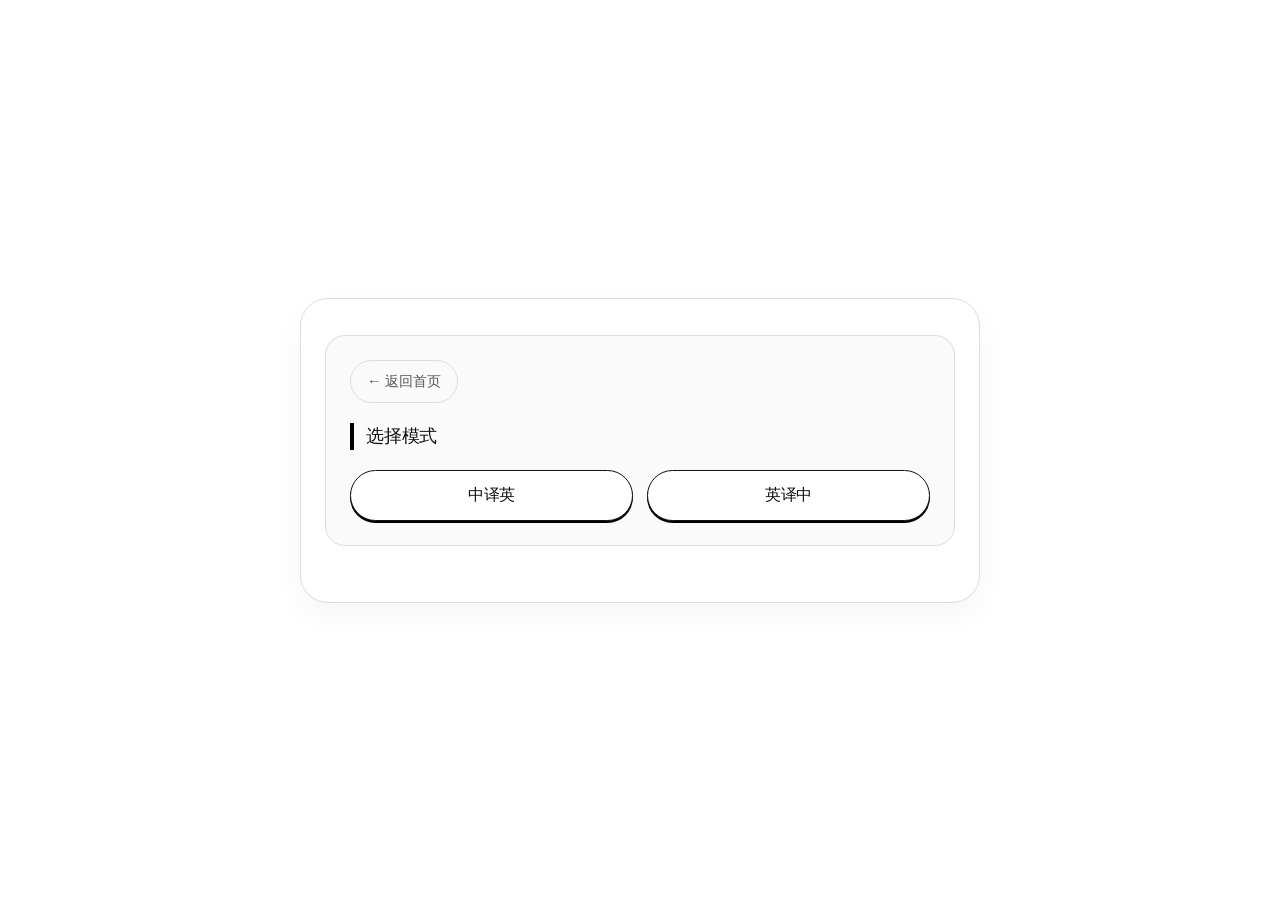
<file: mode.html>
<!DOCTYPE html>
<html lang="en">
<head>
    <meta charset="UTF-8">
    <meta name="viewport" content="width=device-width, initial-scale=1.0, maximum-scale=1.0, user-scalable=no">
    <title>选择模式 - 黑白背单词</title>
    <link rel="stylesheet" href="style.css">
</head>
<body>
<div class="app">
    <div class="option-panel">
        <div style="text-align: left; margin-bottom: 20px;">
            <a href="index.html" class="icon-btn" style="text-decoration: none;">← 返回首页</a>
        </div>
        <h3>选择模式</h3>
        <div class="option-buttons" style="margin-top: 20px;">
            <button class="btn" id="btnCnToEn">中译英</button>
            <button class="btn" id="btnEnToCn">英译中</button>
        </div>
    </div>
</div>

<script>
    const urlParams = new URLSearchParams(window.location.search);
    const mode = urlParams.get('mode') || 'random';

    document.getElementById('btnCnToEn').onclick = () => {
        window.location.href = `practice.html?mode=${mode}&dir=cn2en`;
    };

    document.getElementById('btnEnToCn').onclick = () => {
        window.location.href = `practice.html?mode=${mode}&dir=en2cn`;
    };
</script>
</body>
</html>
</file>
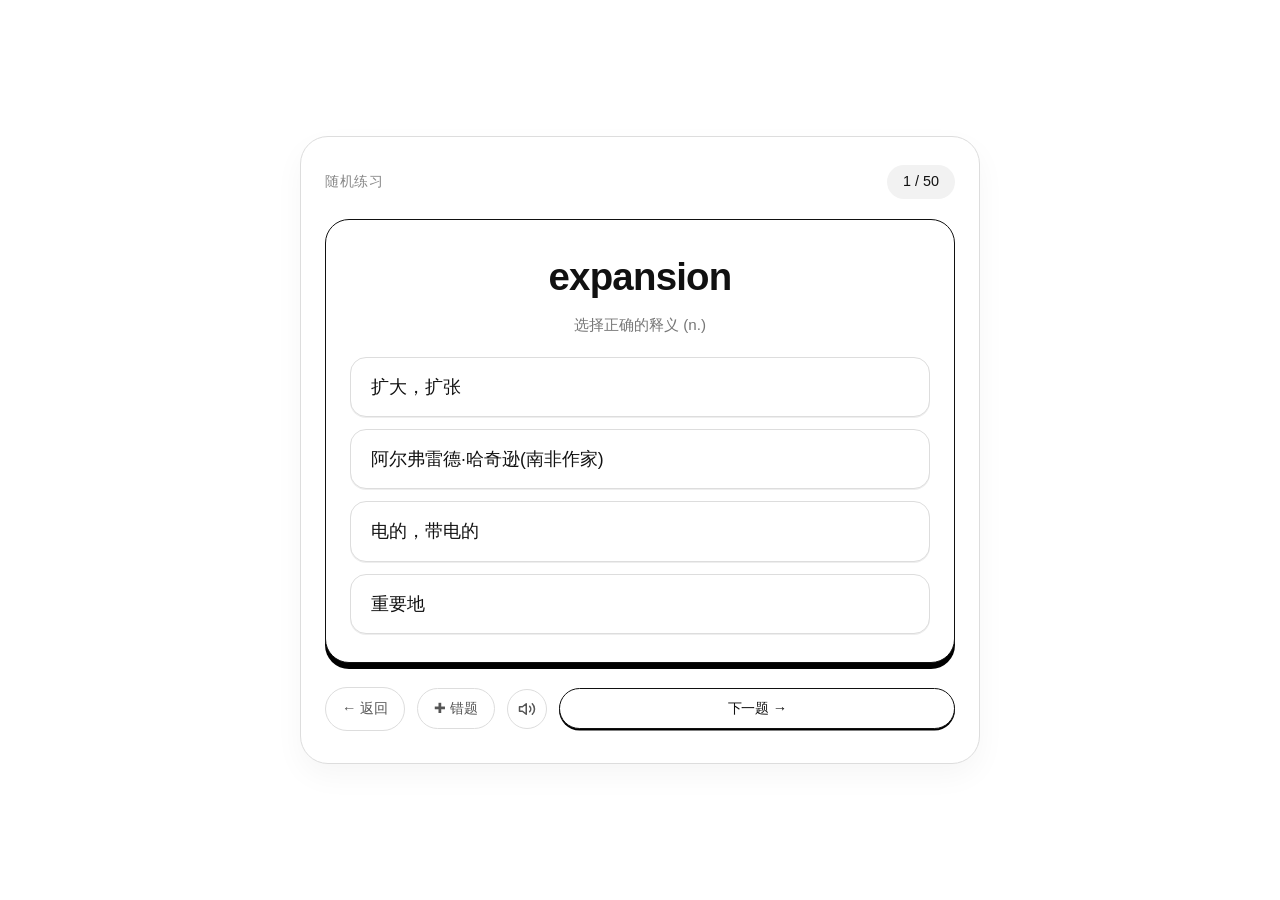
<file: practice.html>
<!DOCTYPE html>
<html lang="en">
<head>
    <meta charset="UTF-8">
    <meta name="viewport" content="width=device-width, initial-scale=1.0, maximum-scale=1.0, user-scalable=no">
    <title>练习 - 黑白背单词</title>
    <link rel="stylesheet" href="style.css">
</head>
<body>
<div class="app">
    <div class="practice-header">
        <span class="mode-label" id="modeLabel">随机练习</span>
        <span class="progress-indicator" id="progressIndicator">1 / 50</span>
    </div>
    <div class="question-card">
        <div class="question-text" id="questionText">loading</div>
        <div class="question-sub" id="questionSub">选择正确的释义</div>
        <div class="options-grid" id="optionsGrid"></div>

        <div class="example-block hidden" id="practiceExampleBlock">
            <div class="example-en" id="practiceExampleEn"></div>
            <div class="example-cn" id="practiceExampleCn"></div>
        </div>
    </div>
    <div id="feedbackArea" class="feedback-area hidden">
        <div class="feedback-title">正确答案</div>
        <div class="feedback-text" id="feedbackText"></div>
    </div>
    <div class="action-bar">
        <div class="action-left">
            <a href="index.html" class="icon-btn" style="text-decoration: none;">← 返回</a>
            <button class="icon-btn" id="addWrongBtn">✚ 错题</button>
            <button class="icon-only-btn" id="speakSmallBtn" title="播放发音">
                <svg viewBox="0 0 24 24" fill="none" stroke="currentColor" stroke-width="2" stroke-linecap="round" stroke-linejoin="round"><polygon points="11 5 6 9 2 9 2 15 6 15 11 19 11 5"></polygon><path d="M15.54 8.46a5 5 0 0 1 0 7.07"></path><path d="M19.07 4.93a10 10 0 0 1 0 14.14"></path></svg>
            </button>
        </div>
        <button class="btn btn-small" id="nextQuestionBtn">下一题 →</button>
    </div>

    <!-- 统计弹窗 -->
    <div id="resultModal" class="modal-overlay hidden">
        <div class="modal-content">
            <div class="modal-title">🎉 练习完成</div>
            <div class="modal-stats-text" id="modalStatsText">答对 0 题 / 共 0 题</div>
            <div class="modal-rate-text" id="modalRateText">正确率 0%</div>
            <button class="btn" id="modalCloseBtn" style="background: #111; color: #fff;">关闭并返回首页</button>
        </div>
    </div>
</div>

<script src="common.js"></script>
<script>
    const urlParams = new URLSearchParams(window.location.search);
    const currentMode = urlParams.get('mode') || 'random';
    const currentDirection = urlParams.get('dir') || 'en2cn';

    let currentQuestions = [];
    let currentIndex = 0;
    let answered = false;
    let correctCount = 0;
    let correctAnswerText = '';

    function initPractice() {
        let sourceList = [...BASE_WORD_BANK];

        if (currentMode === 'wrong') {
            const wrongWords = new Set();
            wrongSet.forEach(id => {
                const found = BASE_WORD_BANK.find(w => w.id === id) || ALL_VOCAB_WORDS.find(w => w.id === id);
                if (found) wrongWords.add(found.word);
            });
            sourceList = BASE_WORD_BANK.filter(w => wrongWords.has(w.word));
            if (sourceList.length === 0) { alert('错题集为空，请先练习并加入错题。'); window.location.href = 'index.html'; return; }
            shuffleArray(sourceList); sourceList = sourceList.slice(0, 50);
        } else {
            shuffleArray(sourceList);
            let picked = sourceList.slice(0, 50);
            if (currentMode === 'random') {
                sourceList = picked;
            } else if (currentMode === 'sequential') {
                const originalIndexMap = new Map();
                BASE_WORD_BANK.forEach((item, index) => originalIndexMap.set(item.id, index));
                sourceList = picked.sort((a, b) => originalIndexMap.get(a.id) - originalIndexMap.get(b.id));
            }
        }

        currentQuestions = sourceList.map(item => ({ ...item }));
        document.getElementById('modeLabel').textContent = { random: '随机练习', sequential: '顺序练习', wrong: '错题集' }[currentMode] || '练习';
        renderQuestion();
    }

    function renderQuestion() {
        const practiceExampleBlock = document.getElementById('practiceExampleBlock');
        const feedbackArea = document.getElementById('feedbackArea');
        practiceExampleBlock.classList.add('hidden');
        feedbackArea.classList.add('hidden');

        if (!currentQuestions.length || currentIndex >= currentQuestions.length) {
            showResultModal();
            return;
        }

        const q = currentQuestions[currentIndex];
        answered = false;
        document.getElementById('progressIndicator').textContent = `${currentIndex + 1} / ${currentQuestions.length}`;

        if (currentDirection === 'en2cn') {
            document.getElementById('questionText').textContent = q.word;
            document.getElementById('questionSub').textContent = `选择正确的释义  (${q.pos})`;
        } else {
            document.getElementById('questionText').textContent = q.meaning;
            document.getElementById('questionSub').textContent = `选择正确的英文单词`;
        }
        document.getElementById('speakSmallBtn').onclick = () => speakWord(q.word);

        const correctText = currentDirection === 'en2cn' ? q.meaning : q.word;
        let distractors = []; const usedTexts = new Set([correctText]);
        const otherItems = BASE_WORD_BANK.filter(item => item.id !== q.id);
        while (distractors.length < 3 && otherItems.length > 0) {
            const ri = Math.floor(Math.random() * otherItems.length);
            const cand = otherItems[ri];
            const cText = currentDirection === 'en2cn' ? cand.meaning : cand.word;
            if (!usedTexts.has(cText)) { usedTexts.add(cText); distractors.push(cText); otherItems.splice(ri, 1); }
        }
        while (distractors.length < 3) distractors.push('无选项');

        let allOptions = [correctText, ...distractors]; shuffleArray(allOptions);
        const correctIndex = allOptions.indexOf(correctText);
        correctAnswerText = correctText;

        const optionsGrid = document.getElementById('optionsGrid');
        optionsGrid.innerHTML = '';
        allOptions.forEach((optText, idx) => {
            const div = document.createElement('div');
            div.className = 'option-item';
            div.innerHTML = `<span>${optText}</span><span class="check-icon"></span>`;
            div.addEventListener('click', () => handleOptionClick(idx, correctIndex, q, allOptions));
            optionsGrid.appendChild(div);
        });

        const nextQuestionBtn = document.getElementById('nextQuestionBtn');
        nextQuestionBtn.textContent = currentIndex === currentQuestions.length - 1 ? '完成' : '下一题 →';

        const addWrongBtn = document.getElementById('addWrongBtn');
        if (wrongSet.has(q.id)) { addWrongBtn.classList.add('active'); addWrongBtn.innerHTML = '✓ 已加入'; }
        else { addWrongBtn.classList.remove('active'); addWrongBtn.innerHTML = '✚ 错题'; }
    }

    function handleOptionClick(clickedIdx, correctIdx, questionItem, allOptions) {
        if (answered) return;
        answered = true;
        const optionEls = document.querySelectorAll('.option-item');
        optionEls.forEach(el => el.classList.remove('selected', 'correct', 'wrong'));

        optionEls[clickedIdx].classList.add('selected');
        const isCorrect = (clickedIdx === correctIdx);
        const feedbackArea = document.getElementById('feedbackArea');
        const addWrongBtn = document.getElementById('addWrongBtn');

        if (isCorrect) {
            optionEls[clickedIdx].classList.add('correct');
            optionEls[clickedIdx].querySelector('.check-icon').textContent = '✓';
            feedbackArea.classList.add('hidden');
            correctCount++;
        } else {
            optionEls[clickedIdx].classList.add('wrong');
            optionEls[clickedIdx].querySelector('.check-icon').textContent = '✗';
            optionEls[correctIdx].classList.add('correct');
            optionEls[correctIdx].querySelector('.check-icon').textContent = '✓';
            feedbackArea.classList.remove('hidden');

            const q = questionItem;
            let correctDisplay = currentDirection === 'en2cn' ? `${q.word} (${q.pos}) —— ${q.meaning}` : `${q.meaning} —— ${q.word}`;
            document.getElementById('feedbackText').innerHTML = `<strong>正确答案：</strong>${correctAnswerText}<br><span style="color:#555;font-size:0.9rem;">${correctDisplay}</span>`;

            if (!wrongSet.has(q.id)) { wrongSet.add(q.id); saveWrongSet(); addWrongBtn.classList.add('active'); addWrongBtn.innerHTML = '✓ 已加入'; }
        }

        document.getElementById('practiceExampleEn').textContent = questionItem.example;
        document.getElementById('practiceExampleCn').textContent = questionItem.exampleMeaning;
        document.getElementById('practiceExampleBlock').classList.remove('hidden');
    }

    document.getElementById('addWrongBtn').onclick = () => {
        if (!currentQuestions.length || currentIndex >= currentQuestions.length) return;
        const q = currentQuestions[currentIndex];
        const addWrongBtn = document.getElementById('addWrongBtn');
        if (wrongSet.has(q.id)) { wrongSet.delete(q.id); addWrongBtn.classList.remove('active'); addWrongBtn.innerHTML = '✚ 错题'; }
        else { wrongSet.add(q.id); addWrongBtn.classList.add('active'); addWrongBtn.innerHTML = '✓ 已加入'; }
        saveWrongSet();
    };

    document.getElementById('nextQuestionBtn').onclick = () => {
        if (!currentQuestions.length) return;
        if (currentIndex >= currentQuestions.length - 1) {
            showResultModal();
            return;
        }
        currentIndex++; renderQuestion();
    };

    function showResultModal() {
        let total = currentQuestions.length;
        if (total === 0) return;
        const rate = ((correctCount / total) * 100).toFixed(1);
        document.getElementById('modalStatsText').innerHTML = `答对 <span style="color:#10b981;font-weight:800">${correctCount}</span> 题 / 共 ${total} 题`;
        document.getElementById('modalRateText').textContent = `正确率 ${rate}%`;
        document.getElementById('resultModal').classList.remove('hidden');
    }

    document.getElementById('modalCloseBtn').onclick = () => {
        window.location.href = 'index.html';
    };

    // 页面加载后自动初始化
    initPractice();
</script>
</body>
</html>
</file>
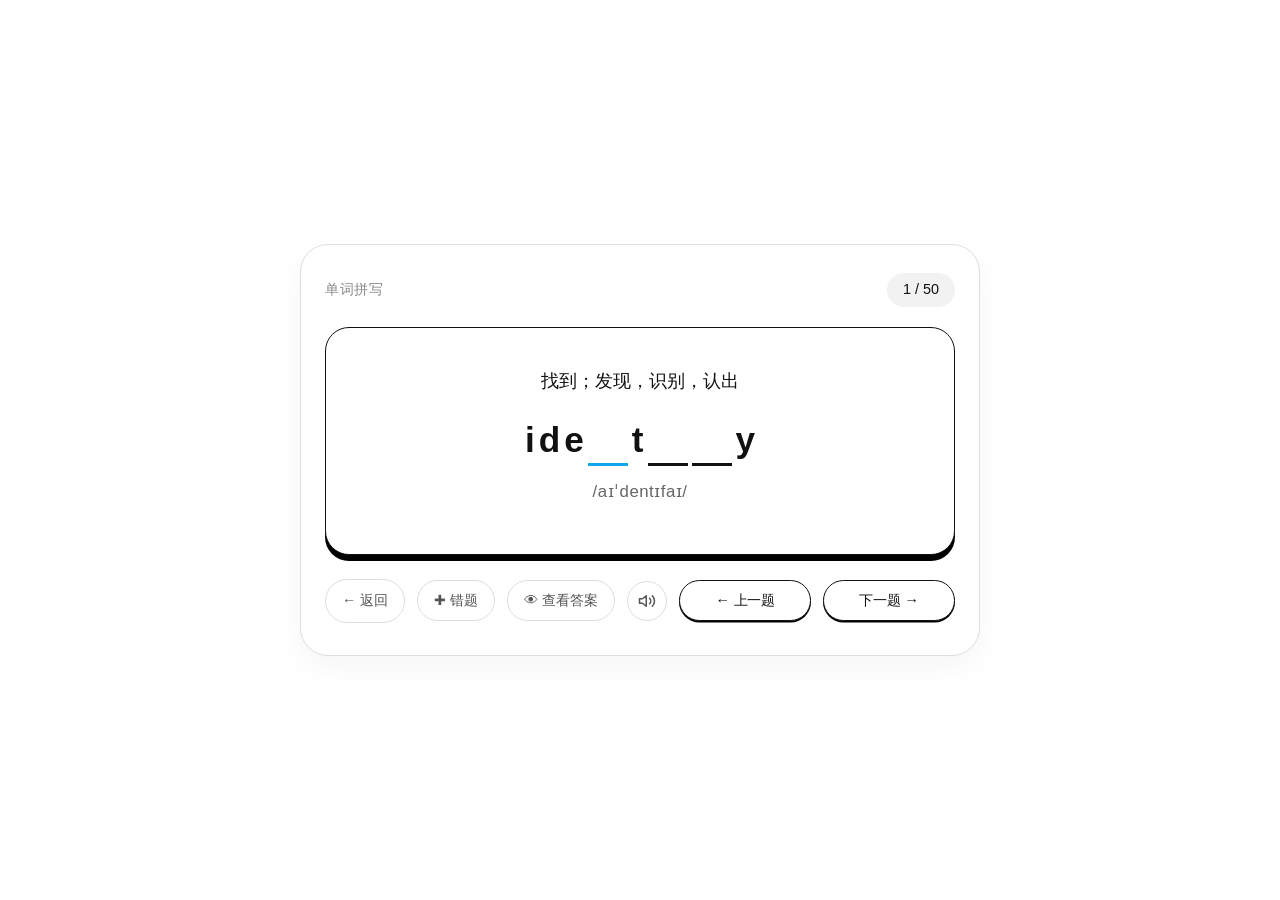
<file: spelling.html>
<!DOCTYPE html>
<html lang="en">
<head>
    <meta charset="UTF-8">
    <meta name="viewport" content="width=device-width, initial-scale=1.0, maximum-scale=1.0, user-scalable=no">
    <title>单词拼写 - 黑白背单词</title>
    <link rel="stylesheet" href="style.css">
</head>
<body>
<div class="app">
    <div class="practice-header">
        <span class="mode-label">单词拼写</span>
        <span class="progress-indicator" id="spellingProgress">1 / 50</span>
    </div>

    <div class="question-card" style="padding: 40px 24px;">
        <!-- 释义 -->
        <div class="question-sub" style="margin-bottom: 20px; font-size: 1.1rem; color: #111;" id="spellingMeaning"></div>

        <!-- 拼写输入区域 -->
        <div class="spelling-hint" id="spellingHint">
            <!-- 动态生成 -->
        </div>

        <!-- 音标（单词下方） -->
        <div class="spelling-phonetic" id="spellingPhonetic"></div>

        <!-- 例句区域 -->
        <div class="example-block hidden" id="spellingExampleBlock" style="margin-top: 30px;">
            <div class="example-en" id="spellingExampleEn"></div>
            <div class="example-cn" id="spellingExampleCn"></div>
        </div>
    </div>

    <div class="action-bar">
        <div class="action-left">
            <a href="index.html" class="icon-btn" style="text-decoration: none;">← 返回</a>
            <button class="icon-btn" id="spellingAddWrongBtn">✚ 错题</button>
            <button class="icon-btn" id="spellingShowAnswerBtn">👁 查看答案</button>
            <button class="icon-only-btn" id="spellingSpeakBtn" title="播放发音">
                <svg viewBox="0 0 24 24" fill="none" stroke="currentColor" stroke-width="2" stroke-linecap="round" stroke-linejoin="round"><polygon points="11 5 6 9 2 9 2 15 6 15 11 19 11 5"></polygon><path d="M15.54 8.46a5 5 0 0 1 0 7.07"></path><path d="M19.07 4.93a10 10 0 0 1 0 14.14"></path></svg>
            </button>
        </div>
        <div style="display:flex; gap:12px; flex:1; justify-content:flex-end;">
            <button class="btn btn-small" id="prevSpellingBtn" style="max-width: 140px;">← 上一题</button>
            <button class="btn btn-small" id="nextSpellingBtn" style="max-width: 140px;">下一题 →</button>
        </div>
    </div>

    <!-- 统计弹窗 -->
    <div id="resultModal" class="modal-overlay hidden">
        <div class="modal-content">
            <div class="modal-title">🎉 拼写完成</div>
            <div class="modal-stats-text" id="modalStatsText">答对 0 题 / 共 0 题</div>
            <div class="modal-rate-text" id="modalRateText">正确率 0%</div>
            <button class="btn" id="modalCloseBtn" style="background: #111; color: #fff;">关闭并返回首页</button>
        </div>
    </div>
</div>

<script src="common.js"></script>
<script>
    let spellingQuestions = [];
    let currentSpellingIndex = 0;
    let correctCount = 0;
    // 记录每道题是否已经答对（用于统计）
    let answeredCorrect = [];
    // 记录每道题是否已点击“查看答案”（用于回看时恢复例句显示）
    let answerRevealed = [];

    function startSpellingPractice() {
        let pool = ALL_VOCAB_WORDS ? [...ALL_VOCAB_WORDS] : [];

        if (pool.length === 0) {
            document.getElementById('spellingMeaning').textContent = "词库为空或加载失败";
            return;
        }

        shuffleArray(pool);
        let selected = pool.slice(0, 50);

        spellingQuestions = selected.map(wordObj => {
            const len = wordObj.word.length;
            let blankCount = 1;
            if (len > 4 && len <= 7) blankCount = 2;
            if (len > 7) blankCount = 3;

            let indices = [];
            while (indices.length < blankCount) {
                let r = Math.floor(Math.random() * len);
                if (!indices.includes(r)) indices.push(r);
            }
            return {
                ...wordObj,
                blankIndices: indices.sort((a, b) => a - b),
                // 记录用户已填字母，非空位为 null
                userInputs: new Array(len).fill(null)
            };
        });

        answeredCorrect = new Array(spellingQuestions.length).fill(false);
        answerRevealed = new Array(spellingQuestions.length).fill(false);
        currentSpellingIndex = 0;
        renderSpellingQuestion();
    }

    function renderSpellingQuestion() {
        const addWrongBtn = document.getElementById('spellingAddWrongBtn');

        if (currentSpellingIndex >= spellingQuestions.length) {
            showResultModal();
            return;
        }

        const q = spellingQuestions[currentSpellingIndex];
        document.getElementById('spellingProgress').textContent = `${currentSpellingIndex + 1} / ${spellingQuestions.length}`;
        document.getElementById('spellingMeaning').textContent = q.meaning;

        // 渲染音标（单词下方）
        const phoneticEl = document.getElementById('spellingPhonetic');
        const phonetic = typeof getPhonetic === 'function' ? getPhonetic(q.word) : '';
        if (phonetic) {
            phoneticEl.textContent = phonetic;
            phoneticEl.classList.remove('hidden');
        } else {
            phoneticEl.textContent = '';
            phoneticEl.classList.add('hidden');
        }

        const hintContainer = document.getElementById('spellingHint');
        hintContainer.innerHTML = '';

        const allFilled = q.blankIndices.every(i => q.userInputs[i]);

        for (let i = 0; i < q.word.length; i++) {
            if (q.blankIndices.includes(i)) {
                const input = document.createElement('input');
                input.type = 'text';
                input.maxLength = 1;
                input.className = 'spelling-input';
                input.dataset.index = i;

                input.setAttribute('autocomplete', 'off');
                input.setAttribute('autocorrect', 'off');
                input.setAttribute('autocapitalize', 'off');
                input.setAttribute('spellcheck', 'false');

                // 回填已填写的字母
                if (q.userInputs[i]) input.value = q.userInputs[i];

                // 回填红/绿状态（所有输入框始终可编辑，不设 readOnly）
                if (allFilled && q.userInputs[i]) {
                    const expected = q.word[i];
                    if (q.userInputs[i].toLowerCase() === expected) input.classList.add('correct');
                    else input.classList.add('wrong');
                }

                input.addEventListener('input', function () {
                    this.value = this.value.replace(/[^a-zA-Z]/g, '').toLowerCase();
                    // 同步写入该题记录
                    q.userInputs[i] = this.value || null;

                    // 修改字母后清除旧状态，允许重新判断
                    this.classList.remove('wrong', 'correct');
                    document.getElementById('spellingExampleBlock').classList.add('hidden');

                    const inputs = Array.from(document.querySelectorAll('.spelling-input'));
                    const currentIdx = inputs.indexOf(this);

                    if (this.value.length === 1 && currentIdx < inputs.length - 1) {
                        setTimeout(() => { inputs[currentIdx + 1].focus(); }, 10);
                    }
                    checkSpellingComplete();
                });

                input.addEventListener('keydown', function (e) {
                    if (e.key === 'Backspace' && !this.value) {
                        const inputs = Array.from(document.querySelectorAll('.spelling-input'));
                        const currentIdx = inputs.indexOf(this);
                        if (currentIdx > 0) inputs[currentIdx - 1].focus();
                    }
                });

                hintContainer.appendChild(input);
            } else {
                const span = document.createElement('span');
                span.textContent = q.word[i];
                hintContainer.appendChild(span);
            }
        }

        // 根据“是否已查看答案”或“是否答对”决定例句是否显示
        if (answerRevealed[currentSpellingIndex] || answeredCorrect[currentSpellingIndex]) {
            document.getElementById('spellingExampleEn').textContent = q.example;
            document.getElementById('spellingExampleCn').textContent = q.exampleMeaning;
            document.getElementById('spellingExampleBlock').classList.remove('hidden');
        } else {
            document.getElementById('spellingExampleBlock').classList.add('hidden');
        }

        if (wrongSet.has(q.id)) { addWrongBtn.classList.add('active'); addWrongBtn.innerHTML = '✓ 已加入'; }
        else { addWrongBtn.classList.remove('active'); addWrongBtn.innerHTML = '✚ 错题'; }

        // 自动播放单词发音
        speakWord(q.word);

        // 自动聚焦：优先第一个空位；都填了就聚焦最后一个
        setTimeout(() => {
            const inputs = Array.from(hintContainer.querySelectorAll('.spelling-input'));
            if (!inputs.length) return;
            const firstEmpty = inputs.find(inp => !inp.value);
            (firstEmpty || inputs[inputs.length - 1]).focus();
        }, 100);
    }

    // 填满最后一个字母后判断整题
    function checkSpellingComplete() {
        if (currentSpellingIndex >= spellingQuestions.length) return;
        const inputs = Array.from(document.querySelectorAll('.spelling-input'));
        // 全部空都已填满才判断
        if (inputs.some(inp => inp.value.trim().length === 0)) return;

        const q = spellingQuestions[currentSpellingIndex];
        let allCorrect = true;

        inputs.forEach(input => {
            const idx = parseInt(input.dataset.index);
            const expected = q.word[idx];
            const val = input.value.trim().toLowerCase();
            q.userInputs[idx] = val; // 同步记录

            if (val === expected) {
                input.classList.remove('wrong');
                input.classList.add('correct');
            } else {
                input.classList.remove('correct');
                input.classList.add('wrong');
                allCorrect = false;
            }
        });

        if (allCorrect) {
            // 答对：显示例句，计入正确数（输入框保持可编辑）
            document.getElementById('spellingExampleEn').textContent = q.example;
            document.getElementById('spellingExampleCn').textContent = q.exampleMeaning;
            document.getElementById('spellingExampleBlock').classList.remove('hidden');

            if (!answeredCorrect[currentSpellingIndex]) {
                answeredCorrect[currentSpellingIndex] = true;
                correctCount++;
            }
            // 答对后不自动跳转，等待手动点击“下一题”
        }
        // 答错：保持可编辑，仅标红，不显示例句
    }

    document.getElementById('spellingSpeakBtn').onclick = () => {
        if (currentSpellingIndex < spellingQuestions.length) speakWord(spellingQuestions[currentSpellingIndex].word);
    };

    // 查看答案：显示例句与释义，并播放发音
    document.getElementById('spellingShowAnswerBtn').onclick = () => {
        if (currentSpellingIndex >= spellingQuestions.length) return;
        const q = spellingQuestions[currentSpellingIndex];
        answerRevealed[currentSpellingIndex] = true;

        document.getElementById('spellingExampleEn').textContent = q.example;
        document.getElementById('spellingExampleCn').textContent = q.exampleMeaning;
        document.getElementById('spellingExampleBlock').classList.remove('hidden');

        speakWord(q.word);
    };

    document.getElementById('spellingAddWrongBtn').onclick = () => {
        if (currentSpellingIndex >= spellingQuestions.length) return;
        const q = spellingQuestions[currentSpellingIndex];
        const btn = document.getElementById('spellingAddWrongBtn');
        if (wrongSet.has(q.id)) {
            wrongSet.delete(q.id); btn.classList.remove('active'); btn.innerHTML = '✚ 错题';
        } else {
            wrongSet.add(q.id); btn.classList.add('active'); btn.innerHTML = '✓ 已加入';
        }
        saveWrongSet();
    };

    // 上一题：回看，保留用户已填内容与状态，可继续编辑
    document.getElementById('prevSpellingBtn').onclick = () => {
        if (currentSpellingIndex <= 0) return;
        currentSpellingIndex--;
        renderSpellingQuestion();
    };

    // 下一题：可跳过当前题目
    document.getElementById('nextSpellingBtn').onclick = () => {
        if (currentSpellingIndex >= spellingQuestions.length - 1) {
            showResultModal();
            return;
        }
        currentSpellingIndex++;
        renderSpellingQuestion();
    };

    function showResultModal() {
        let total = spellingQuestions.length;
        if (total === 0) return;
        const rate = ((correctCount / total) * 100).toFixed(1);
        document.getElementById('modalStatsText').innerHTML = `答对 <span style="color:#10b981;font-weight:800">${correctCount}</span> 题 / 共 ${total} 题`;
        document.getElementById('modalRateText').textContent = `正确率 ${rate}%`;
        document.getElementById('resultModal').classList.remove('hidden');
    }

    document.getElementById('modalCloseBtn').onclick = () => {
        window.location.href = 'index.html';
    };

    startSpellingPractice();
</script>
</body>
</html>
</file>
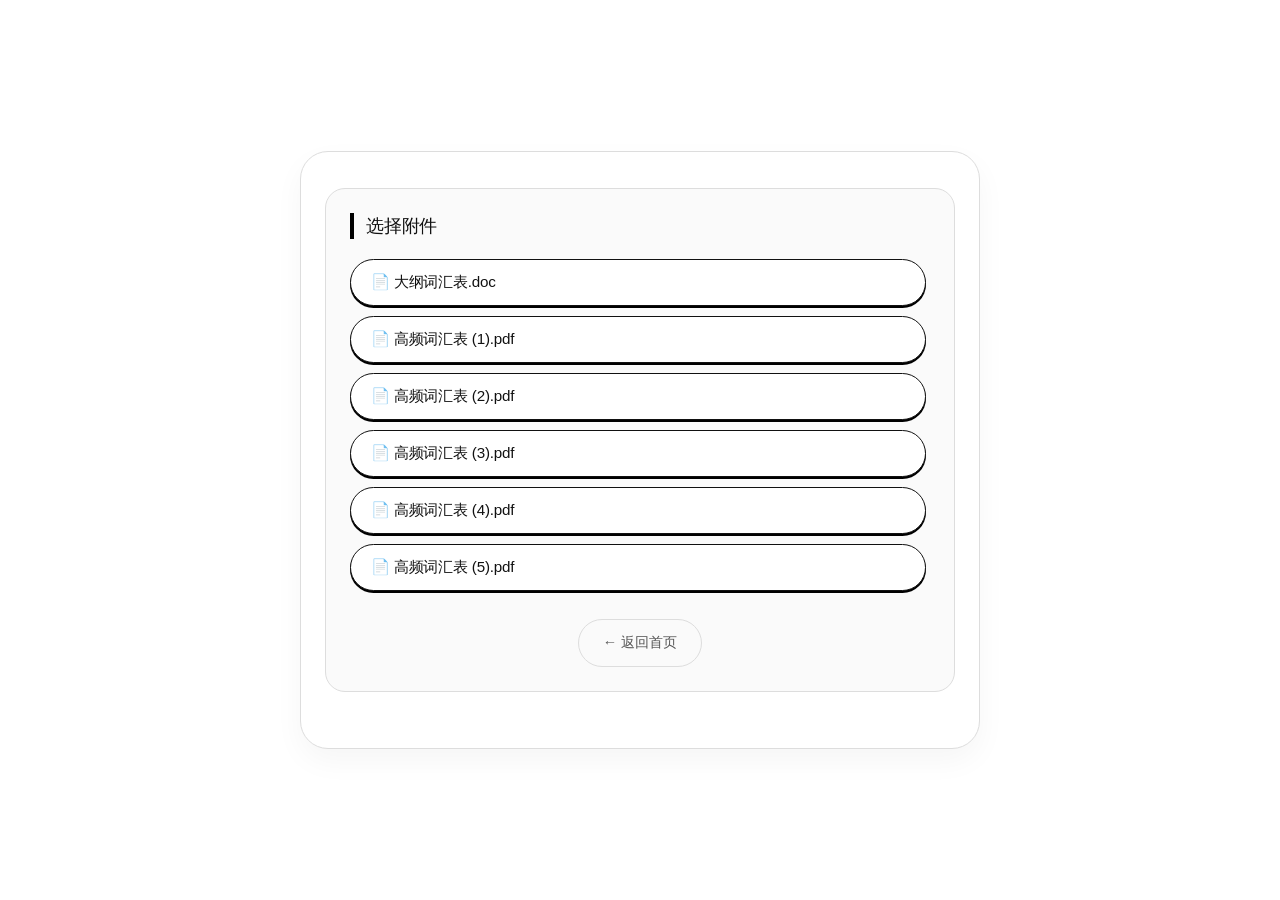
<file: vocab.html>
<!DOCTYPE html>
<html lang="en">
<head>
    <meta charset="UTF-8">
    <meta name="viewport" content="width=device-width, initial-scale=1.0, maximum-scale=1.0, user-scalable=no">
    <title>词汇集 - 黑白背单词</title>
    <link rel="stylesheet" href="style.css">
</head>
<body>
<div class="app">
    <!-- 词汇集来源选择面板 -->
    <div id="vocabSourcePanel" class="option-panel">
        <h3>选择附件</h3>
        <div class="vocab-source-list" id="vocabSourceButtons"></div>
        <div style="margin-top: 20px; text-align: center;">
            <a href="index.html" class="icon-btn" style="text-decoration: none; padding: 12px 24px;">← 返回首页</a>
        </div>
    </div>

    <!-- 词汇集浏览面板 -->
    <div id="vocabBrowsePanel" class="hidden">
        <div class="practice-header">
            <span class="mode-label" id="vocabSourceLabel">词汇集</span>
            <span class="progress-indicator" id="vocabProgress">1 / 50</span>
        </div>
        <div class="vocab-card" id="vocabCard">
            <div class="vocab-word" id="vocabWord">abandon</div>
            <div class="vocab-pos" id="vocabPos">v.</div>
            <div class="vocab-meaning" id="vocabMeaning">放弃；抛弃</div>
            <div class="vocab-example-box">
                <div class="vocab-example-en" id="vocabExampleEn">He decided to abandon the plan.</div>
                <div class="vocab-example-cn" id="vocabExampleCn">他决定放弃这个计划。</div>
            </div>
        </div>
        <div class="vocab-nav">
            <button class="btn" id="vocabPrevBtn">← 上一个</button>
            <span class="vocab-index" id="vocabIndex">1 / 50</span>
            <button class="btn" id="vocabNextBtn">下一个 →</button>
        </div>
        <div style="margin-top: 20px; display: flex; justify-content: center; gap: 16px;">
            <button class="icon-btn" id="vocabBackListBtn">← 返回列表</button>
            <a href="index.html" class="icon-btn" style="text-decoration: none;">← 返回首页</a>
            <button class="icon-only-btn" id="vocabSpeakBtn" title="播放发音">
                <svg viewBox="0 0 24 24" fill="none" stroke="currentColor" stroke-width="2" stroke-linecap="round" stroke-linejoin="round"><polygon points="11 5 6 9 2 9 2 15 6 15 11 19 11 5"></polygon><path d="M15.54 8.46a5 5 0 0 1 0 7.07"></path><path d="M19.07 4.93a10 10 0 0 1 0 14.14"></path></svg>
            </button>
        </div>
    </div>
</div>

<script src="common.js"></script>
<script>
    let vocabList = [];
    let vocabIndex = 0;

    function renderVocabSourceButtons() {
        const vocabSourceButtons = document.getElementById('vocabSourceButtons');
        VOCAB_SOURCES.forEach(sourceName => {
            const btn = document.createElement('button');
            btn.className = 'btn'; btn.textContent = `📄 ${sourceName}`;
            btn.addEventListener('click', () => loadVocabCollection(sourceName));
            vocabSourceButtons.appendChild(btn);
        });
    }

    function loadVocabCollection(sourceName) {
        vocabList = VOCAB_COLLECTIONS[sourceName]; vocabIndex = 0;
        if (!vocabList || vocabList.length === 0) { alert('该词汇集暂无数据'); return; }
        document.getElementById('vocabSourcePanel').classList.add('hidden');
        document.getElementById('vocabBrowsePanel').classList.remove('hidden');
        document.getElementById('vocabSourceLabel').textContent = sourceName;
        renderVocabCard();
    }

    function renderVocabCard() {
        if (!vocabList.length) return;
        const q = vocabList[vocabIndex];
        document.getElementById('vocabWord').textContent = q.word;
        document.getElementById('vocabPos').textContent = q.pos || '';
        document.getElementById('vocabMeaning').textContent = q.meaning || '';
        document.getElementById('vocabExampleEn').textContent = q.example;
        document.getElementById('vocabExampleCn').textContent = q.exampleMeaning;

        const total = vocabList.length;
        document.getElementById('vocabProgress').textContent = `${vocabIndex + 1} / ${total}`;
        document.getElementById('vocabIndex').textContent = `${vocabIndex + 1} / ${total}`;

        const vocabPrevBtn = document.getElementById('vocabPrevBtn');
        const vocabNextBtn = document.getElementById('vocabNextBtn');
        vocabPrevBtn.disabled = (vocabIndex === 0);
        vocabNextBtn.disabled = (vocabIndex === total - 1);
        vocabPrevBtn.style.opacity = vocabPrevBtn.disabled ? '0.4' : '1';
        vocabNextBtn.style.opacity = vocabNextBtn.disabled ? '0.4' : '1';

        document.getElementById('vocabSpeakBtn').onclick = () => speakWord(q.word);
    }

    document.getElementById('vocabPrevBtn').onclick = () => { if (vocabIndex > 0) { vocabIndex--; renderVocabCard(); } };
    document.getElementById('vocabNextBtn').onclick = () => { if (vocabIndex < vocabList.length - 1) { vocabIndex++; renderVocabCard(); } };
    document.getElementById('vocabBackListBtn').onclick = () => {
        document.getElementById('vocabSourcePanel').classList.remove('hidden');
        document.getElementById('vocabBrowsePanel').classList.add('hidden');
    };

    renderVocabSourceButtons();
</script>
</body>
</html>
</file>
<file: style.css>
/* 全局重置，黑白极简风格 */
* { margin: 0; padding: 0; box-sizing: border-box; font-family: 'Inter', -apple-system, BlinkMacSystemFont, 'Segoe UI', Roboto, Helvetica, Arial, sans-serif; }
body { background-color: #ffffff; color: #111111; display: flex; justify-content: center; align-items: center; min-height: 100vh; padding: 16px; line-height: 1.5; -webkit-font-smoothing: antialiased; }
.app { width: 100%; max-width: 680px; background: #fff; border: 1px solid #ddd; border-radius: 28px; padding: 28px 24px 32px; box-shadow: 0 12px 30px rgba(0, 0, 0, 0.04); transition: all 0.2s ease; }
.hidden { display: none !important; }

/* 顶部导航 */
.top-bar { display: flex; justify-content: space-between; align-items: center; margin-bottom: 28px; border-bottom: 1px solid #eee; padding-bottom: 12px; }
.top-bar h1 { font-size: 1.6rem; font-weight: 600; letter-spacing: -0.5px; color: #111; }
.top-bar .sub { font-size: 0.8rem; font-weight: 400; color: #888; text-transform: uppercase; letter-spacing: 0.5px; }

/* 首页菜单 */
.menu-grid { display: grid; grid-template-columns: 1fr; gap: 16px; margin: 18px 0 12px; }

/* 【修复点】：专门处理使用 a 标签的菜单卡片 */
a.menu-card { text-decoration: none; color: inherit; }

.menu-card { background: #ffffff; border: 1.5px solid #111; border-radius: 20px; padding: 22px 24px; display: flex; justify-content: space-between; align-items: center; cursor: pointer; transition: background 0.15s, color 0.15s, transform 0.1s; box-shadow: 0 4px 0 #000; user-select: none; text-decoration: none; }
.menu-card:hover { background: #111; color: #fff; }
.menu-card:active { transform: translateY(2px); box-shadow: 0 2px 0 #000; }
.menu-card .menu-title { font-size: 1.4rem; font-weight: 600; letter-spacing: -0.3px; }
.menu-card .menu-desc { font-size: 0.9rem; color: #666; transition: color 0.15s; font-weight: 400; }

/* 【核心修复】：悬浮时强制所有文字（包括 <a> 标签里的）都变成纯白色 */
.menu-card:hover,
.menu-card:hover .menu-title,
.menu-card:hover .menu-desc {
    color: #fff !important;
}

/* 选项面板 */
.option-panel { background: #fafafa; border: 1px solid #ddd; border-radius: 20px; padding: 24px; margin-top: 8px; margin-bottom: 24px; animation: fadeIn 0.2s ease; }
@keyframes fadeIn { from { opacity: 0; transform: translateY(-6px); } to { opacity: 1; transform: translateY(0); } }
.option-panel h3 { font-size: 1.1rem; font-weight: 500; margin-bottom: 20px; color: #111; letter-spacing: -0.2px; border-left: 4px solid #000; padding-left: 12px; }
.option-buttons { display: flex; gap: 14px; flex-wrap: wrap; }
.vocab-source-list { display: flex; flex-direction: column; gap: 10px; max-height: 340px; overflow-y: auto; padding-right: 4px; }
.vocab-source-list .btn { text-align: left; padding: 12px 20px; font-size: 0.95rem; }

/* 按钮 */
.btn { background: #fff; border: 1.5px solid #111; border-radius: 60px; padding: 14px 28px; font-size: 1rem; font-weight: 500; color: #111; cursor: pointer; transition: all 0.12s; flex: 1 0 auto; text-align: center; box-shadow: 0 2px 0 #000; user-select: none; letter-spacing: -0.2px; text-decoration: none; }
.btn:hover { background: #111; color: #fff; }
.btn:active { transform: translateY(1px); box-shadow: 0 1px 0 #000; }
.btn-small { padding: 10px 18px; font-size: 0.9rem; box-shadow: 0 1.5px 0 #000; }

/* 练习卡片 */
.practice-header { display: flex; justify-content: space-between; align-items: center; margin-bottom: 20px; }
.practice-header .mode-label { font-size: 0.85rem; color: #888; text-transform: uppercase; letter-spacing: 0.5px; font-weight: 500; }
.progress-indicator { font-size: 0.9rem; font-weight: 500; color: #111; background: #f2f2f2; padding: 6px 16px; border-radius: 40px; }
.question-card { background: #fff; border: 1.5px solid #111; border-radius: 24px; padding: 32px 24px 28px; margin-bottom: 24px; box-shadow: 0 6px 0 #000; }
.question-text { font-size: 2.4rem; font-weight: 600; text-align: center; letter-spacing: -0.02em; word-break: break-word; line-height: 1.3; margin-bottom: 12px; }
.question-sub { text-align: center; color: #777; font-size: 0.95rem; margin-bottom: 20px; font-weight: 400; }
.options-grid { display: grid; grid-template-columns: 1fr; gap: 12px; margin-top: 8px; }
.option-item { background: #fff; border: 1px solid #ddd; border-radius: 16px; padding: 16px 20px; font-size: 1.1rem; font-weight: 500; color: #111; cursor: pointer; transition: all 0.1s; display: flex; align-items: center; justify-content: space-between; box-shadow: 0 1px 0 #eee; user-select: none; word-break: break-word; }
.option-item:hover { background: #f5f5f5; border-color: #111; }
.option-item.selected { background: #111; color: #fff; border-color: #111; }
.option-item.correct { background: #e8f5e9 !important; color: #1b5e20 !important; border-color: #4caf50 !important; font-weight: 600; }
.option-item.wrong { background: #ffebee !important; color: #b71c1c !important; border-color: #f44336 !important; text-decoration: line-through; }
.option-item .check-icon { font-size: 1.2rem; font-weight: 600; }

/* 例句模块 */
.example-block { margin-top: 20px; padding-top: 20px; border-top: 1px dashed #ccc; animation: fadeIn 0.3s ease; }
.example-en { font-size: 1.1rem; color: #111; font-weight: 500; margin-bottom: 8px; word-break: break-word; }
.example-cn { font-size: 0.95rem; color: #666; word-break: break-word; }
.feedback-area { background: #f9f9f9; border-radius: 18px; padding: 20px 22px; margin-top: 20px; border-left: 5px solid #111; }
.feedback-title { font-weight: 600; font-size: 1rem; margin-bottom: 6px; }
.feedback-text { color: #333; font-size: 0.98rem; line-height: 1.6; }

/* 操作栏 */
.action-bar { display: flex; justify-content: space-between; align-items: center; margin-top: 24px; flex-wrap: wrap; gap: 12px; }
.action-left { display: flex; gap: 12px; align-items: center; }
.icon-btn { background: none; border: 1px solid #ddd; border-radius: 40px; padding: 10px 16px; font-size: 0.9rem; cursor: pointer; transition: all 0.1s; color: #555; display: inline-flex; align-items: center; gap: 6px; font-weight: 500; text-decoration: none; }
.icon-btn:hover { background: #f0f0f0; border-color: #111; color: #111; }
.icon-btn.active { background: #111; color: #fff; border-color: #111; }
.icon-only-btn { background: none; border: 1px solid #ddd; border-radius: 40px; padding: 10px; cursor: pointer; transition: all 0.1s; color: #555; display: inline-flex; align-items: center; justify-content: center; }
.icon-only-btn:hover { background: #f0f0f0; border-color: #111; color: #111; }
.icon-only-btn svg { width: 18px; height: 18px; }

/* 词汇集卡片 */
.vocab-card { background: #fff; border: 1.5px solid #111; border-radius: 24px; padding: 40px 24px; margin-bottom: 24px; box-shadow: 0 6px 0 #000; text-align: center; min-height: 200px; display: flex; flex-direction: column; justify-content: center; }
.vocab-word { font-size: 3rem; font-weight: 700; letter-spacing: -0.02em; word-break: break-word; line-height: 1.2; margin-bottom: 12px; }
.vocab-pos { font-size: 1rem; color: #888; text-transform: uppercase; letter-spacing: 2px; margin-bottom: 20px; font-weight: 500; }
.vocab-meaning { font-size: 1.6rem; color: #111; background: #f5f5f5; padding: 16px 20px; border-radius: 60px; margin: 0 auto 20px; max-width: 95%; word-break: break-word; font-weight: 500; border: 1px dashed #ddd; }
.vocab-example-box { text-align: left; background: #fafafa; padding: 16px; border-radius: 12px; border-left: 4px solid #111; }
.vocab-example-en { font-size: 1rem; color: #111; margin-bottom: 6px; font-weight: 500; }
.vocab-example-cn { font-size: 0.9rem; color: #666; }

/* 词汇集导航 */
.vocab-nav { display: flex; justify-content: space-between; align-items: center; margin-top: 8px; gap: 12px; }
.vocab-nav .btn { flex: 1; text-align: center; font-size: 1rem; padding: 14px 0; }
.vocab-index { font-size: 0.9rem; color: #888; min-width: 80px; text-align: center; font-weight: 500; }
.footer { margin-top: 32px; text-align: center; font-size: 0.75rem; color: #aaa; border-top: 1px solid #eee; padding-top: 18px; letter-spacing: 0.3px; }

/* 单词拼写模块专用样式 */
.spelling-hint { display: flex; justify-content: center; align-items: center; gap: 4px; flex-wrap: wrap; font-size: 2.2rem; font-weight: 600; color: #111; margin-bottom: 20px; }
.spelling-input { width: 40px; height: 50px; font-size: 2.2rem; font-weight: 600; text-align: center; border: none; border-bottom: 3px solid #111; background: transparent; color: #111; outline: none; padding: 0; margin: 0; transition: all 0.15s; text-transform: lowercase; }
.spelling-input:focus { border-bottom-color: #0ea5e9; }
.spelling-input.wrong { color: #b71c1c; border-bottom-color: #f44336; background-color: #ffebee; border-radius: 6px 6px 0 0; }
.spelling-input.correct { color: #1b5e20; border-bottom-color: #4caf50; background-color: #e8f5e9; border-radius: 6px 6px 0 0; }

/* 统计弹窗 */
.modal-overlay { position: fixed; top: 0; left: 0; right: 0; bottom: 0; background: rgba(0, 0, 0, 0.5); display: flex; justify-content: center; align-items: center; z-index: 9999; backdrop-filter: blur(2px); }
.modal-content { background: #fff; padding: 32px 24px; border-radius: 24px; text-align: center; border: 2px solid #111; box-shadow: 0 10px 40px rgba(0,0,0,0.2); max-width: 360px; width: 90%; animation: popIn 0.3s cubic-bezier(0.175, 0.885, 0.32, 1.275); }
@keyframes popIn { from { opacity: 0; transform: scale(0.8); } to { opacity: 1; transform: scale(1); } }
.modal-title { font-size: 1.5rem; font-weight: 700; margin-bottom: 24px; color: #111; }
.modal-stats-text { font-size: 1.1rem; color: #555; margin-bottom: 8px; }
.modal-rate-text { font-size: 2.4rem; font-weight: 800; color: #0ea5e9; margin-bottom: 24px; }

/*音标样式*/
.spelling-phonetic {
    text-align: center;
    font-size: 1.05rem;
    color: #666;
    letter-spacing: 0.5px;
    margin: -8px 0 10px;
    font-weight: 400;
    min-height: 1.4em;
}

@media (max-width: 500px) {
    .app { padding: 20px 16px; }
    .question-text { font-size: 1.8rem; }
    .menu-card { padding: 18px 20px; }
    .menu-card .menu-title { font-size: 1.2rem; }
    .btn { padding: 12px 20px; font-size: 0.9rem; }
    .option-item { padding: 14px 16px; font-size: 1rem; }
    .vocab-word { font-size: 2.2rem; }
    .vocab-meaning { font-size: 1.3rem; }
    .spelling-hint { font-size: 1.8rem; }
    .spelling-input { width: 30px; height: 40px; font-size: 1.8rem; }
    .spelling-phonetic { font-size: 0.95rem; }
}
</file>
